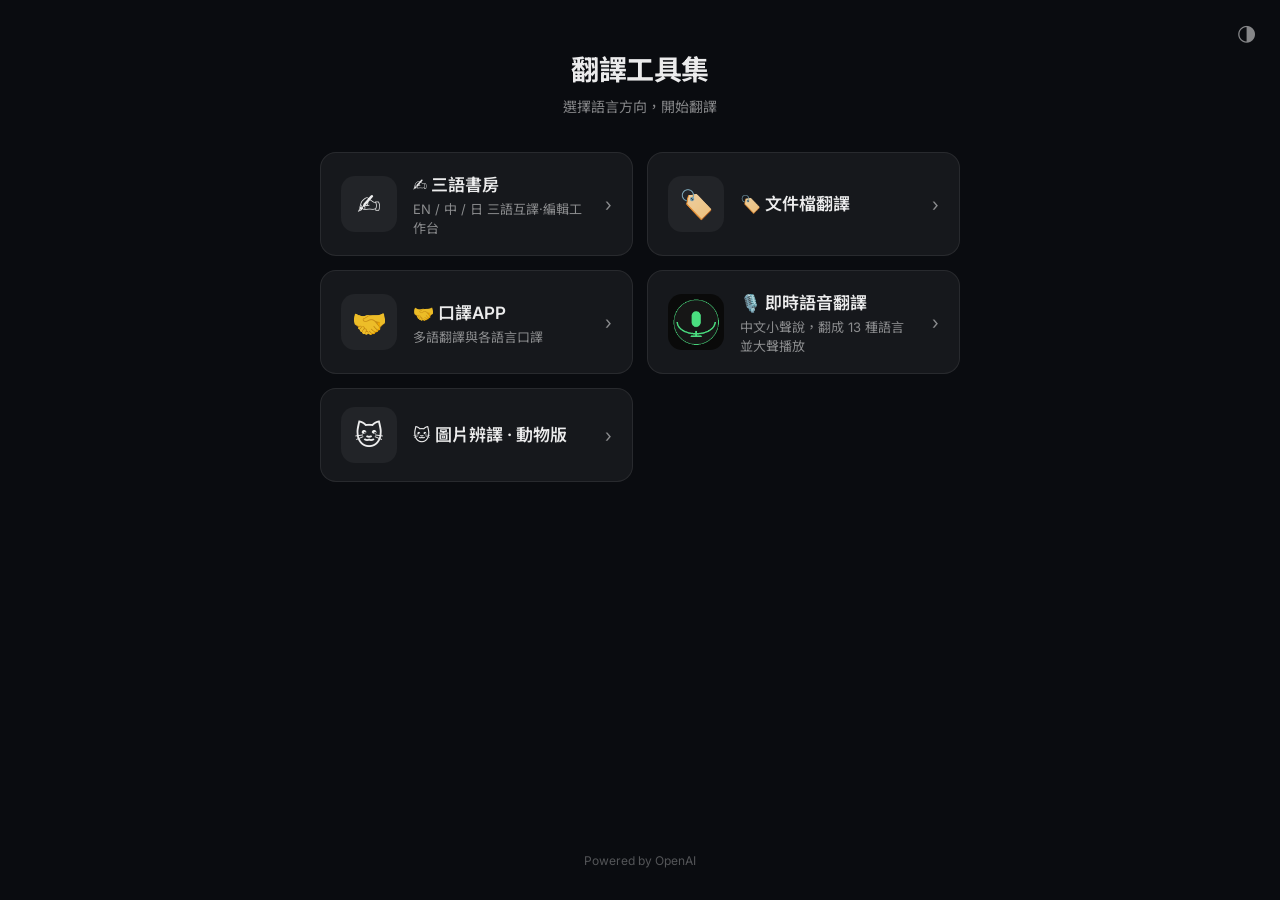
<file: index.html>
<!doctype html>
<html lang="zh-Hant" data-theme="dark">
<head>
  <meta charset="utf-8" />
  <meta name="viewport" content="width=device-width, initial-scale=1, viewport-fit=cover" />
  <meta name="apple-mobile-web-app-capable" content="yes" />
  <meta name="apple-mobile-web-app-status-bar-style" content="black-translucent" />
  <meta name="apple-mobile-web-app-title" content="翻譯工具" />
  <title>翻譯工具集</title>

  <link rel="preconnect" href="https://fonts.googleapis.com">
  <link rel="preconnect" href="https://fonts.gstatic.com" crossorigin>
  <link href="https://fonts.googleapis.com/css2?family=Inter:wght@400;500;600;700&family=Noto+Sans+TC:wght@400;500;600&display=swap" rel="stylesheet">

  <style>
    [data-theme="dark"]{
      --bg:#0a0c10;
      --card:rgba(255,255,255,0.05);
      --card-hover:rgba(255,255,255,0.09);
      --text:rgba(255,255,255,0.92);
      --muted:rgba(255,255,255,0.5);
      --accent:#6ee7b7;
      --border:rgba(255,255,255,0.08);
    }
    [data-theme="light"]{
      --bg:#f4f5f7;
      --card:rgba(0,0,0,0.03);
      --card-hover:rgba(0,0,0,0.07);
      --text:rgba(0,0,0,0.88);
      --muted:rgba(0,0,0,0.45);
      --accent:#059669;
      --border:rgba(0,0,0,0.08);
    }

    *{margin:0;padding:0;box-sizing:border-box}
    body{
      background:var(--bg);
      color:var(--text);
      font-family:Inter,"Noto Sans TC",system-ui,-apple-system,sans-serif;
      -webkit-font-smoothing:antialiased;
      min-height:100dvh;
      display:flex;
      flex-direction:column;
      align-items:center;
      padding:env(safe-area-inset-top) 16px 32px;
    }

    /* Header */
    .header{
      text-align:center;
      margin:48px 0 36px;
    }
    .header h1{
      font-size:28px;
      font-weight:700;
      letter-spacing:-0.02em;
      margin-bottom:8px;
    }
    .header p{
      font-size:14px;
      color:var(--muted);
    }

    /* Theme toggle */
    .theme-btn{
      position:fixed;
      top:max(12px, env(safe-area-inset-top));
      right:16px;
      background:none;
      border:none;
      color:var(--muted);
      font-size:22px;
      cursor:pointer;
      z-index:10;
      padding:8px;
      border-radius:8px;
      transition:background 0.2s;
    }
    .theme-btn:hover{background:var(--card-hover)}

    /* Grid */
    .grid{
      display:grid;
      grid-template-columns:1fr;
      gap:14px;
      width:100%;
      max-width:480px;
    }

    /* App card */
    .app-card{
      display:flex;
      align-items:center;
      gap:16px;
      padding:18px 20px;
      background:var(--card);
      border:1px solid var(--border);
      border-radius:16px;
      text-decoration:none;
      color:var(--text);
      transition:background 0.2s, border-color 0.2s, transform 0.15s;
      cursor:pointer;
    }
    .app-card:hover{
      background:var(--card-hover);
      border-color:var(--accent);
      transform:translateY(-2px);
    }
    .app-card:active{
      transform:scale(0.98);
    }

    .app-icon{
      width:56px;
      height:56px;
      border-radius:14px;
      object-fit:cover;
      flex-shrink:0;
      background:var(--card);
    }

    .app-info{
      flex:1;
      min-width:0;
    }
    .app-name{
      font-size:17px;
      font-weight:600;
      margin-bottom:3px;
    }
    .app-desc{
      font-size:13px;
      color:var(--muted);
    }
    .app-arrow{
      font-size:18px;
      color:var(--muted);
      flex-shrink:0;
    }

    /* Footer */
    .footer{
      margin-top:auto;
      padding-top:48px;
      text-align:center;
      font-size:12px;
      color:var(--muted);
      opacity:0.6;
    }

    @media(min-width:600px){
      .grid{
        grid-template-columns:repeat(2, 1fr);
        max-width:640px;
      }
    }
  </style>
</head>
<body>
  <button class="theme-btn" id="themeBtn" title="切換主題">◑</button>

  <div class="header">
    <h1>翻譯工具集</h1>
    <p>選擇語言方向，開始翻譯</p>
  </div>

  <div class="grid" id="appGrid">
    <!-- Apps are rendered by JS from the config below -->
  </div>

  <div class="footer">Powered by OpenAI</div>

  <script>
    // ============================================================
    // APP 清單 — 新增 APP 只要在這裡加一筆即可
    // ============================================================
    const APPS = [
      {
        name: '三語書房',
        desc: 'EN / 中 / 日 三語互譯·編輯工作台',
        url: 'https://kenkenno1.github.io/Trilingual-Cabinet/三語書房 v2.html',
        icon: '',
        flag: '✍️',
      },
      {
        name: '文件檔翻譯',
        desc: '',
        url: 'https://kenkenno1.github.io/Tagmerge_Preanalysis/PPT_v21_0_PreAnalysis.html',
        icon: '',
        flag: '🏷️',
      },
      {
        name: '口譯APP',
        desc: '多語翻譯與各語言口譯',
        url: 'https://kenkenno1.github.io/interpretation-hub/',
        icon: '',
        flag: '🤝',
      },
      {
        name: '即時語音翻譯',
        desc: '中文小聲說，翻成 13 種語言並大聲播放',
        url: './voice-translator/',
        icon: './voice-translator/icon-192.png',
        flag: '🎙️',
      },
      {
        name: '圖片辨譯 · 動物版',
        desc: '',
        url: 'https://kenkenno1.github.io/Pet-OCR/%E8%BE%A8%E8%AD%AF_%E5%8B%95%E7%89%A9%E7%89%88.html',
        icon: '',
        flag: '🐱',
      },
    ];

    // Render cards
    const grid = document.getElementById('appGrid');
    APPS.forEach(app => {
      const a = document.createElement('a');
      a.className = 'app-card';
      a.href = app.url;
      a.target = '_blank';
      a.rel = 'noopener';
      a.innerHTML = `
        ${app.customIcon
          ? app.customIcon
          : app.icon
            ? `<img class="app-icon" src="${app.icon}" alt="${app.name}" loading="lazy" />`
            : `<span class="app-icon" style="display:flex;align-items:center;justify-content:center;font-size:28px">${app.flag}</span>`}
        <div class="app-info">
          <div class="app-name">${app.flag} ${app.name}</div>
          <div class="app-desc">${app.desc}</div>
        </div>
        <span class="app-arrow">›</span>
      `;
      grid.appendChild(a);
    });

    // Theme toggle
    const themeBtn = document.getElementById('themeBtn');
    let theme = localStorage.getItem('hub_theme') || 'dark';
    applyTheme(theme);

    themeBtn.addEventListener('click', () => {
      theme = theme === 'dark' ? 'light' : 'dark';
      applyTheme(theme);
    });

    function applyTheme(t) {
      theme = t;
      document.documentElement.setAttribute('data-theme', t);
      localStorage.setItem('hub_theme', t);
      themeBtn.textContent = t === 'dark' ? '◑' : '◐';
    }
  </script>
</body>
</html>
</file>
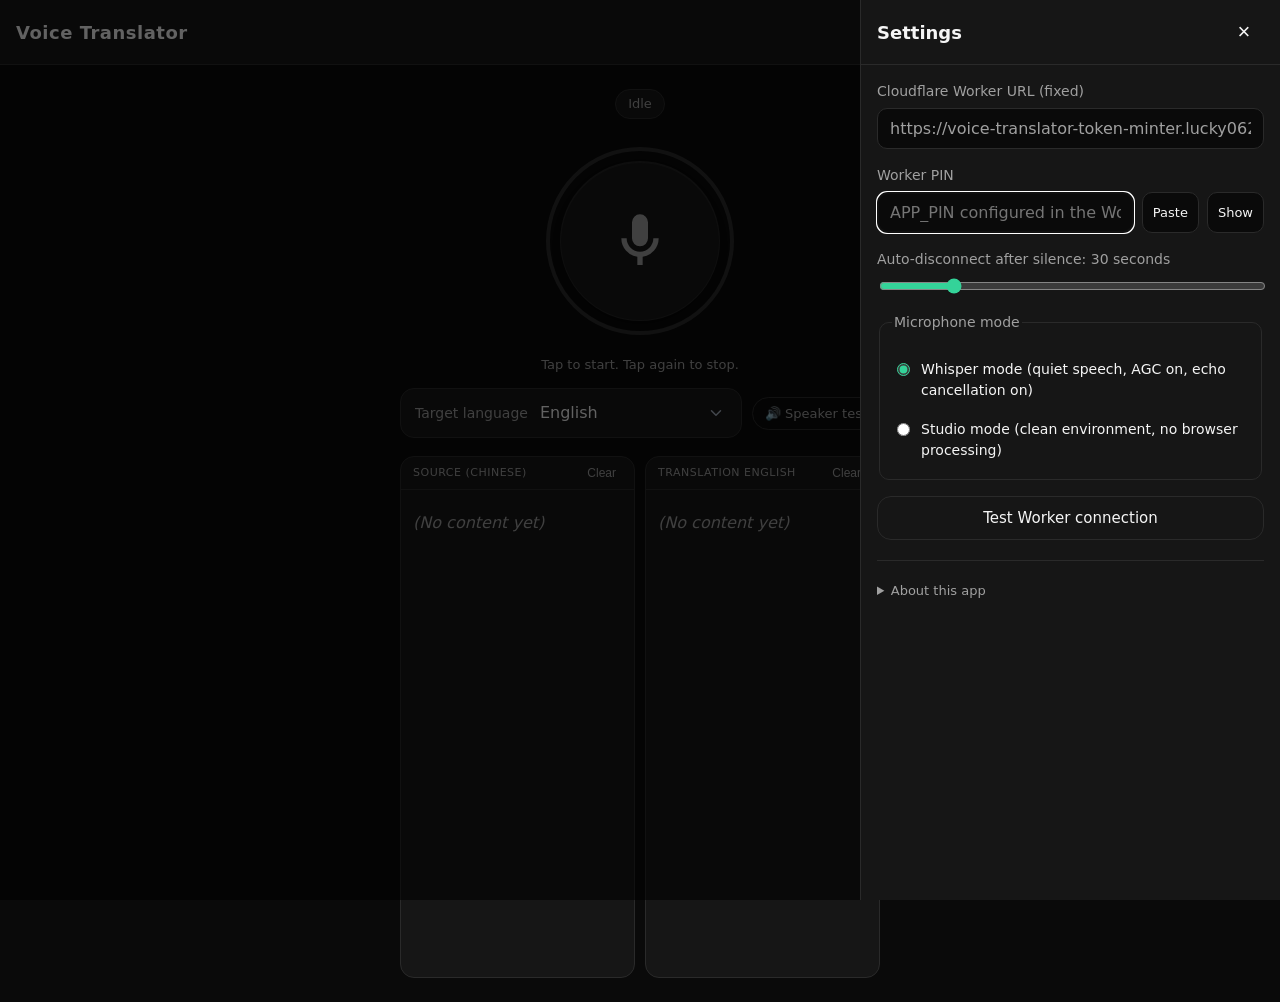
<file: voice-translator/index.html>
<!doctype html>
<html lang="en">
  <head>
    <meta charset="utf-8" />
    <meta
      name="viewport"
      content="width=device-width, initial-scale=1, viewport-fit=cover, user-scalable=no"
    />
    <meta name="theme-color" content="#0a0a0a" />
    <meta name="apple-mobile-web-app-capable" content="yes" />
    <meta name="apple-mobile-web-app-status-bar-style" content="black-translucent" />
    <meta name="apple-mobile-web-app-title" content="Voice Translator" />
    <link rel="manifest" href="./manifest.webmanifest" />
    <link rel="icon" type="image/svg+xml" href="./icon.svg" />
    <link rel="apple-touch-icon" href="./icon-192.png" />
    <link rel="stylesheet" href="./styles.css" />
    <title>Voice Translator — Chinese Speech Translation</title>
  </head>
  <body>
    <!-- iOS PWA standalone-mode warning banner -->
    <div id="ios-standalone-banner" class="banner banner-warn" hidden>
      <span>
        iOS Home Screen mode detected.
        <strong>Run the speaker test first and confirm audio comes from the loudspeaker</strong>
        before starting a paid translation session. If audio is quiet or comes from the earpiece, open this URL in a Safari tab instead.
      </span>
      <button class="banner-close" aria-label="Dismiss warning">×</button>
    </div>

    <header class="topbar">
      <div class="title">Voice Translator</div>
      <button id="settings-toggle" class="icon-btn" aria-label="Settings">⚙</button>
    </header>

    <main class="main">
      <!-- Connection state pill -->
      <div id="state-pill" class="state-pill state-idle" aria-live="polite">Idle</div>

      <!-- Cost meter -->
      <div id="cost-meter" class="cost-meter" aria-live="polite" hidden>
        <span class="cost-label">Session cost</span>
        <span id="cost-value" class="cost-value">$0.0000</span>
        <span id="cost-duration" class="cost-duration">0:00</span>
      </div>

      <!-- Mic button with silence countdown ring -->
      <div class="mic-wrap">
        <svg class="silence-ring" viewBox="0 0 200 200" aria-hidden="true">
          <circle class="ring-bg" cx="100" cy="100" r="92" />
          <circle id="silence-ring-fg" class="ring-fg" cx="100" cy="100" r="92" />
        </svg>
        <button id="mic-btn" class="mic-btn" aria-label="Start translation">
          <svg class="mic-icon" viewBox="0 0 24 24" aria-hidden="true">
            <path
              d="M12 14a3 3 0 0 0 3-3V5a3 3 0 1 0-6 0v6a3 3 0 0 0 3 3zm5-3a5 5 0 0 1-10 0H5a7 7 0 0 0 6 6.92V21h2v-3.08A7 7 0 0 0 19 11h-2z"
              fill="currentColor"
            />
          </svg>
        </button>
      </div>
      <div id="mic-hint" class="mic-hint">Tap to start. Tap again to stop.</div>

      <!-- Language selection + speaker test -->
      <div class="controls">
        <label class="control-row">
          <span class="control-label">Target language</span>
          <select id="target-lang" class="control-select">
            <option value="en" selected>English</option>
            <option value="ja">Japanese</option>
            <option value="ko">Korean</option>
            <option value="es">Spanish</option>
            <option value="fr">French</option>
            <option value="de">German</option>
            <option value="pt">Portuguese</option>
            <option value="it">Italian</option>
            <option value="ru">Russian</option>
            <option value="hi">Hindi</option>
            <option value="id">Indonesian</option>
            <option value="vi">Vietnamese</option>
            <option value="zh">Chinese</option>
          </select>
        </label>
        <button id="speaker-test-btn" class="secondary-btn">🔊 Speaker test</button>
      </div>

      <!-- Transcripts -->
      <section class="transcripts">
        <div class="transcript">
          <div class="transcript-header">
            <span class="transcript-label">Source (Chinese)</span>
            <button class="clear-btn" data-target="src-text" aria-label="Clear source text">Clear</button>
          </div>
          <div id="src-text" class="transcript-body" lang="zh-Hant"></div>
        </div>
        <div class="transcript">
          <div class="transcript-header">
            <span class="transcript-label">Translation <span id="target-lang-label">English</span></span>
            <button class="clear-btn" data-target="dst-text" aria-label="Clear translation">Clear</button>
          </div>
          <div id="dst-text" class="transcript-body"></div>
        </div>
      </section>

      <!-- Hidden audio element receives the translated stream -->
      <audio id="translated-audio" autoplay playsinline></audio>
    </main>

    <!-- Settings drawer -->
    <aside id="settings-drawer" class="drawer" hidden>
      <div class="drawer-header">
        <h2>Settings</h2>
        <button id="settings-close" class="icon-btn" aria-label="Close settings">×</button>
      </div>
      <div class="drawer-body">
        <label class="field">
          <span>Cloudflare Worker URL (fixed)</span>
          <input
            id="cfg-worker-url"
            type="url"
            value="https://voice-translator-token-minter.lucky0623.workers.dev"
            readonly
            autocomplete="off"
            inputmode="url"
          />
        </label>
        <div class="field">
          <label for="cfg-pin">Worker PIN</label>
          <div class="pin-row">
            <input
              id="cfg-pin"
              type="password"
              placeholder="APP_PIN configured in the Worker"
              autocomplete="off"
              autocapitalize="off"
              spellcheck="false"
            />
            <button id="pin-paste" class="pin-action" type="button">Paste</button>
            <button
              id="pin-toggle"
              class="pin-action"
              type="button"
              aria-pressed="false"
            >Show</button>
          </div>
        </div>
        <label class="field">
          <span>Auto-disconnect after silence: <output id="cfg-silence-out">30</output> seconds</span>
          <input id="cfg-silence" type="range" min="10" max="120" step="5" value="30" />
        </label>
        <fieldset class="field">
          <legend>Microphone mode</legend>
          <label class="radio">
            <input type="radio" name="mic-mode" value="whisper" checked />
            <span>Whisper mode (quiet speech, AGC on, echo cancellation on)</span>
          </label>
          <label class="radio">
            <input type="radio" name="mic-mode" value="studio" />
            <span>Studio mode (clean environment, no browser processing)</span>
          </label>
        </fieldset>
        <button id="test-connection" class="secondary-btn">Test Worker connection</button>
        <div id="test-connection-result" class="test-result" hidden></div>
        <hr />
        <details class="about">
          <summary>About this app</summary>
          <p>Uses OpenAI <code>gpt-realtime-translate</code> for real-time translation.</p>
          <p>Estimated cost is based on live session duration: translation $0.034/min + transcription $0.017/min.</p>
          <p>Auto-disconnect on silence helps avoid forgotten billable sessions.</p>
        </details>
      </div>
    </aside>
    <div id="drawer-backdrop" class="drawer-backdrop" hidden></div>

    <!-- Toast container -->
    <div id="toast" class="toast" role="status" aria-live="polite" hidden></div>

    <script src="./app.js" type="module"></script>
  </body>
</html>
</file>
<file: voice-translator/styles.css>
/* ============================================================
   Voice Translator PWA — Mobile-first dark theme
   (UI refresh: 2026-05-15 — token-based design system)
   ============================================================ */

:root {
  --bg: #0a0a0a;
  --bg-elev: #161616;
  --bg-elev-2: #222;
  --fg: #f5f5f5;
  --fg-dim: #a0a0a0;
  --accent: #34D399;
  --accent-dim: #166534;
  --warn: #fbbf24;
  --error: #f87171;
  --border: #2a2a2a;
  --radius: 14px;
  --gap: 14px;
  --safe-top: env(safe-area-inset-top, 0px);
  --safe-bottom: env(safe-area-inset-bottom, 0px);

  /* UI refresh tokens (2026-05-15) */
  --src-color: #A7B0C0;          /* Source transcript text */
  --dst-color: #7DD3FC;          /* Translated transcript text */
  --font-transcript: 24px;       /* src/dst transcript body */
  --font-hint: 13px;             /* mic hint */
  --font-pill: 13px;             /* state pill */
  --transcripts-height: 58dvh;   /* total transcripts area */
}

* {
  box-sizing: border-box;
  -webkit-tap-highlight-color: transparent;
}

[hidden] {
  display: none !important;
}

html,
body {
  margin: 0;
  padding: 0;
  background: var(--bg);
  color: var(--fg);
  font-family: -apple-system, BlinkMacSystemFont, "Noto Sans TC", "PingFang TC",
    "Microsoft JhengHei", system-ui, sans-serif;
  font-size: 16px;
  line-height: 1.5;
  overscroll-behavior: none;
}

body {
  min-height: 100vh;
  min-height: 100dvh;
  display: flex;
  flex-direction: column;
  padding-top: var(--safe-top);
  padding-bottom: var(--safe-bottom);
}

/* ---------- Banner (iOS standalone warning) ---------- */
.banner {
  display: flex;
  align-items: center;
  gap: 8px;
  padding: 10px 14px;
  font-size: 13px;
  line-height: 1.4;
}
.banner-warn {
  background: #3a2b00;
  color: #ffd982;
  border-bottom: 1px solid #5a4500;
}
.banner-close {
  margin-left: auto;
  background: transparent;
  border: none;
  color: inherit;
  font-size: 22px;
  cursor: pointer;
  line-height: 1;
  padding: 0 4px;
}

/* ---------- Top bar ---------- */
.topbar {
  display: flex;
  align-items: center;
  justify-content: space-between;
  padding: 12px 16px;
  background: var(--bg-elev);
  border-bottom: 1px solid var(--border);
  position: sticky;
  top: 0;
  z-index: 5;
}
.topbar .title {
  font-size: 18px;
  font-weight: 600;
  letter-spacing: 0.5px;
}
.icon-btn {
  background: transparent;
  border: none;
  color: var(--fg);
  font-size: 22px;
  width: 40px;
  height: 40px;
  border-radius: 50%;
  cursor: pointer;
  display: flex;
  align-items: center;
  justify-content: center;
}
.icon-btn:active {
  background: var(--bg-elev-2);
}

/* ---------- Main ---------- */
.main {
  flex: 1;
  display: flex;
  flex-direction: column;
  align-items: center;
  padding: 16px;
  gap: var(--gap);
}

/* Connection state pill */
.state-pill {
  font-size: var(--font-pill);
  padding: 4px 12px;
  border-radius: 999px;
  background: var(--bg-elev);
  color: var(--fg-dim);
  border: 1px solid var(--border);
}
.state-idle {
  color: var(--fg-dim);
}
.state-connecting,
.state-closing {
  color: var(--warn);
  border-color: #5a4500;
}
.state-live {
  color: var(--accent);
  border-color: var(--accent-dim);
  background: #06241a;
}
.state-silenced {
  color: var(--warn);
  border-color: #5a4500;
}
.state-error {
  color: var(--error);
  border-color: #5c2020;
  background: #2a1010;
}

/* Cost meter */
.cost-meter {
  display: flex;
  gap: 10px;
  align-items: baseline;
  font-size: 12px;
  color: var(--fg-dim);
  font-variant-numeric: tabular-nums;
}
.cost-value {
  color: var(--fg);
  font-weight: 600;
  font-size: 15px;
}
.cost-duration {
  color: var(--fg-dim);
}

/* ---------- Mic button + silence ring ---------- */
.mic-wrap {
  position: relative;
  width: 200px;
  height: 200px;
  display: flex;
  align-items: center;
  justify-content: center;
  margin-top: 8px;
}
.silence-ring {
  position: absolute;
  inset: 0;
  width: 100%;
  height: 100%;
  transform: rotate(-90deg);
  pointer-events: none;
}
.silence-ring .ring-bg {
  fill: none;
  stroke: var(--border);
  stroke-width: 4;
}
.silence-ring .ring-fg {
  fill: none;
  stroke: var(--warn);
  stroke-width: 4;
  stroke-dasharray: 578; /* 2 * pi * 92 ≈ 578 (locked by app.js RING_CIRCUMFERENCE) */
  stroke-dashoffset: 578;
  transition: stroke-dashoffset 1s linear, stroke 0.3s;
}
.mic-wrap.warning .ring-fg {
  stroke: var(--error);
  animation: pulse 1.5s ease-in-out infinite;
}
@keyframes pulse {
  0%, 100% { opacity: 1; }
  50% { opacity: 0.4; }
}

.mic-btn {
  width: 160px;
  height: 160px;
  border-radius: 50%;
  border: 1px solid rgba(255, 255, 255, 0.06);
  background: var(--bg-elev);
  color: var(--fg-dim);
  cursor: pointer;
  transition: background 0.2s, color 0.2s, transform 0.1s, box-shadow 0.2s;
  display: flex;
  align-items: center;
  justify-content: center;
  box-shadow:
    0 6px 20px rgba(0, 0, 0, 0.5),
    inset 0 1px 0 rgba(255, 255, 255, 0.05);
}
.mic-btn:active {
  transform: scale(0.96);
}
.mic-btn .mic-icon {
  width: 64px;
  height: 64px;
}
.mic-btn.live {
  background: var(--accent);
  color: #001a08;
  border-color: rgba(255, 255, 255, 0.12);
  animation: pulse-live 2s ease-in-out infinite;
}
.mic-btn.connecting {
  background: var(--warn);
  color: #1a1200;
}
@keyframes pulse-live {
  0%, 100% {
    transform: scale(1);
    box-shadow:
      0 6px 20px rgba(52, 211, 153, 0.24),
      inset 0 1px 0 rgba(255, 255, 255, 0.1);
  }
  50% {
    transform: scale(1.02);
    box-shadow:
      0 8px 24px rgba(52, 211, 153, 0.42),
      inset 0 1px 0 rgba(255, 255, 255, 0.15);
  }
}

.mic-hint {
  font-size: var(--font-hint);
  color: var(--fg-dim);
}

/* ---------- Controls ---------- */
.controls {
  width: 100%;
  max-width: 480px;
  display: flex;
  flex-direction: row;
  align-items: center;
  gap: 10px;
  flex-wrap: wrap;
}
.controls .control-row {
  flex: 1 1 220px;
  min-width: 200px;
}
.control-row {
  display: flex;
  align-items: center;
  justify-content: space-between;
  gap: 12px;
  background: var(--bg-elev);
  padding: 10px 14px;
  border-radius: var(--radius);
  border: 1px solid var(--border);
}
.control-label {
  font-size: 14px;
  color: var(--fg-dim);
}
.control-select {
  -webkit-appearance: none;
  appearance: none;
  background-color: transparent;
  background-image: url("data:image/svg+xml,%3Csvg width='18' height='18' viewBox='0 0 24 24' fill='none' stroke='%23A7B0C0' stroke-width='2' stroke-linecap='round' stroke-linejoin='round' xmlns='http://www.w3.org/2000/svg'%3E%3Cpath d='m6 9 6 6 6-6'/%3E%3C/svg%3E");
  background-position: right 2px center;
  background-repeat: no-repeat;
  background-size: 18px 18px;
  color: var(--fg);
  border: none;
  font-size: 16px;
  font-family: inherit;
  flex: 1;
  min-width: 0;
  height: 28px;
  line-height: 28px;
  text-align: left;
  text-align-last: left;
  padding: 0 28px 0 0;
  margin: 0;
}
.control-select option {
  background: var(--bg-elev);
  color: var(--fg);
  text-align: left;
  direction: ltr;
}

.secondary-btn {
  background: var(--bg-elev);
  color: var(--fg);
  border: 1px solid var(--border);
  border-radius: var(--radius);
  padding: 12px 14px;
  font-size: 15px;
  font-family: inherit;
  cursor: pointer;
}
.secondary-btn:active {
  background: var(--bg-elev-2);
}

/* Speaker test — ghost button override (small, restrained) */
#speaker-test-btn {
  background: transparent;
  border: 1px solid var(--border);
  color: var(--fg-dim);
  border-radius: 999px;
  padding: 8px 12px;
  font-size: 13px;
  flex: 0 0 auto;
  white-space: nowrap;
}
#speaker-test-btn:active {
  background: var(--bg-elev);
  color: var(--fg);
}

/* ---------- Transcripts ---------- */
.transcripts {
  width: 100%;
  max-width: 480px;
  display: flex;
  flex-direction: column;
  gap: 10px;
  margin-top: 4px;
  height: var(--transcripts-height);
  flex: 0 0 auto;
}
.transcript {
  background: var(--bg-elev);
  border: 1px solid var(--border);
  border-radius: var(--radius);
  display: flex;
  flex-direction: column;
  min-height: 0; /* allow inner flex children to shrink + scroll */
}
.transcripts > .transcript:nth-of-type(1) {
  flex: 45 1 0; /* source — 45% */
}
.transcripts > .transcript:nth-of-type(2) {
  flex: 55 1 0; /* target — 55% (slightly more, primary attention) */
}
.transcript-header {
  display: flex;
  align-items: center;
  justify-content: space-between;
  padding: 7px 12px;
  border-bottom: 1px solid var(--border);
  flex: 0 0 auto;
}
.transcript-label {
  font-size: 11px;
  color: var(--fg-dim);
  text-transform: uppercase;
  letter-spacing: 0.5px;
}
.clear-btn {
  background: transparent;
  border: none;
  color: var(--fg-dim);
  font-size: 12px;
  cursor: pointer;
  padding: 2px 6px;
}
.clear-btn:active {
  color: var(--fg);
}
.transcript-body {
  padding: 12px;
  flex: 1 1 auto;
  min-height: 0;
  overflow-y: auto;
  font-size: var(--font-transcript);
  line-height: 1.5;
  word-break: break-word;
  white-space: pre-wrap;
}
.transcript-body:empty::before {
  content: "(No content yet)";
  color: var(--fg-dim);
  font-style: italic;
  font-size: 16px;
}

#src-text {
  color: var(--src-color);
}
#dst-text {
  color: var(--dst-color);
}

#translated-audio {
  display: none;
}

/* ---------- Settings drawer ---------- */
.drawer-backdrop {
  position: fixed;
  inset: 0;
  background: rgba(0, 0, 0, 0.6);
  z-index: 10;
}
.drawer {
  position: fixed;
  top: 0;
  right: 0;
  bottom: 0;
  width: min(420px, 92vw);
  background: var(--bg-elev);
  border-left: 1px solid var(--border);
  z-index: 11;
  display: flex;
  flex-direction: column;
  padding-top: var(--safe-top);
  padding-bottom: var(--safe-bottom);
  transform: translateX(0);
  animation: slideIn 0.2s ease-out;
}
@keyframes slideIn {
  from { transform: translateX(100%); }
  to { transform: translateX(0); }
}
.drawer-header {
  display: flex;
  align-items: center;
  justify-content: space-between;
  padding: 12px 16px;
  border-bottom: 1px solid var(--border);
}
.drawer-header h2 {
  margin: 0;
  font-size: 18px;
  font-weight: 600;
}
.drawer-body {
  flex: 1;
  overflow-y: auto;
  padding: 16px;
  display: flex;
  flex-direction: column;
  gap: 16px;
}
.field {
  display: flex;
  flex-direction: column;
  gap: 6px;
  font-size: 14px;
  color: var(--fg-dim);
}
.field input[type="url"],
.field input[type="password"],
.field input[type="text"] {
  background: var(--bg);
  color: var(--fg);
  border: 1px solid var(--border);
  border-radius: 10px;
  padding: 10px 12px;
  font-size: 16px; /* >=16px prevents iOS Safari auto-zoom on focus */
  font-family: inherit;
}
.field input[readonly] {
  color: var(--fg-dim);
  border-color: var(--border);
  cursor: default;
}
.pin-row {
  display: grid;
  grid-template-columns: minmax(0, 1fr) auto auto;
  gap: 8px;
}
.pin-row input {
  min-width: 0;
}
.pin-action {
  background: var(--bg);
  color: var(--fg);
  border: 1px solid var(--border);
  border-radius: 10px;
  padding: 0 10px;
  font: inherit;
  font-size: 13px;
  cursor: pointer;
  white-space: nowrap;
}
.pin-action:active {
  background: var(--bg-elev-2);
}
.field input[type="range"] {
  width: 100%;
  accent-color: var(--accent);
}
.field legend {
  margin-bottom: 8px;
  color: var(--fg-dim);
}
fieldset.field {
  border: 1px solid var(--border);
  border-radius: 10px;
  padding: 12px;
}
.radio {
  display: flex;
  align-items: flex-start;
  gap: 8px;
  font-size: 14px;
  color: var(--fg);
  padding: 6px 0;
}
.radio input {
  margin-top: 4px;
  accent-color: var(--accent);
}

.test-result {
  font-size: 13px;
  padding: 10px;
  border-radius: 8px;
  white-space: pre-wrap;
  word-break: break-all;
}
.test-result.ok {
  background: #06241a;
  color: var(--accent);
  border: 1px solid var(--accent-dim);
}
.test-result.fail {
  background: #2a1010;
  color: var(--error);
  border: 1px solid #5c2020;
}

.about {
  font-size: 13px;
  color: var(--fg-dim);
}
.about p {
  margin: 6px 0;
}
.about code {
  background: var(--bg);
  padding: 1px 5px;
  border-radius: 4px;
  font-size: 12px;
}

hr {
  border: none;
  border-top: 1px solid var(--border);
  margin: 4px 0;
}

/* ---------- Toast ---------- */
.toast {
  position: fixed;
  left: 50%;
  bottom: calc(20px + var(--safe-bottom));
  transform: translateX(-50%);
  background: var(--bg-elev-2);
  color: var(--fg);
  padding: 10px 16px;
  border-radius: 10px;
  font-size: 14px;
  border: 1px solid var(--border);
  z-index: 20;
  max-width: 90vw;
  text-align: center;
  box-shadow: 0 4px 16px rgba(0, 0, 0, 0.5);
}
.toast.error {
  border-color: #5c2020;
  background: #2a1010;
  color: var(--error);
}
.toast.warn {
  border-color: #5a4500;
  background: #3a2b00;
  color: var(--warn);
}

/* ---------- Larger screens (tablet / landscape) ---------- */
@media (min-width: 720px) {
  .main {
    padding: 24px;
  }
  .transcripts {
    flex-direction: row;
    height: var(--transcripts-height);
  }
  .transcripts > .transcript:nth-of-type(1),
  .transcripts > .transcript:nth-of-type(2) {
    flex: 1 1 0;
  }
}

/* ---------- Compact (short viewport, e.g. iPhone SE 4.7") ---------- */
@media (max-height: 700px) {
  :root {
    --font-transcript: 21px;
    --transcripts-height: 50dvh;
  }
  .main {
    gap: 10px;
    padding: 12px;
  }
  .mic-wrap {
    width: 160px;
    height: 160px;
    margin-top: 4px;
  }
  .mic-btn {
    width: 130px;
    height: 130px;
  }
  .mic-btn .mic-icon {
    width: 52px;
    height: 52px;
  }
}

/* ---------- Reduced motion (a11y) ---------- */
@media (prefers-reduced-motion: reduce) {
  .mic-btn.live,
  .mic-wrap.warning .ring-fg {
    animation: none;
  }
}
</file>
